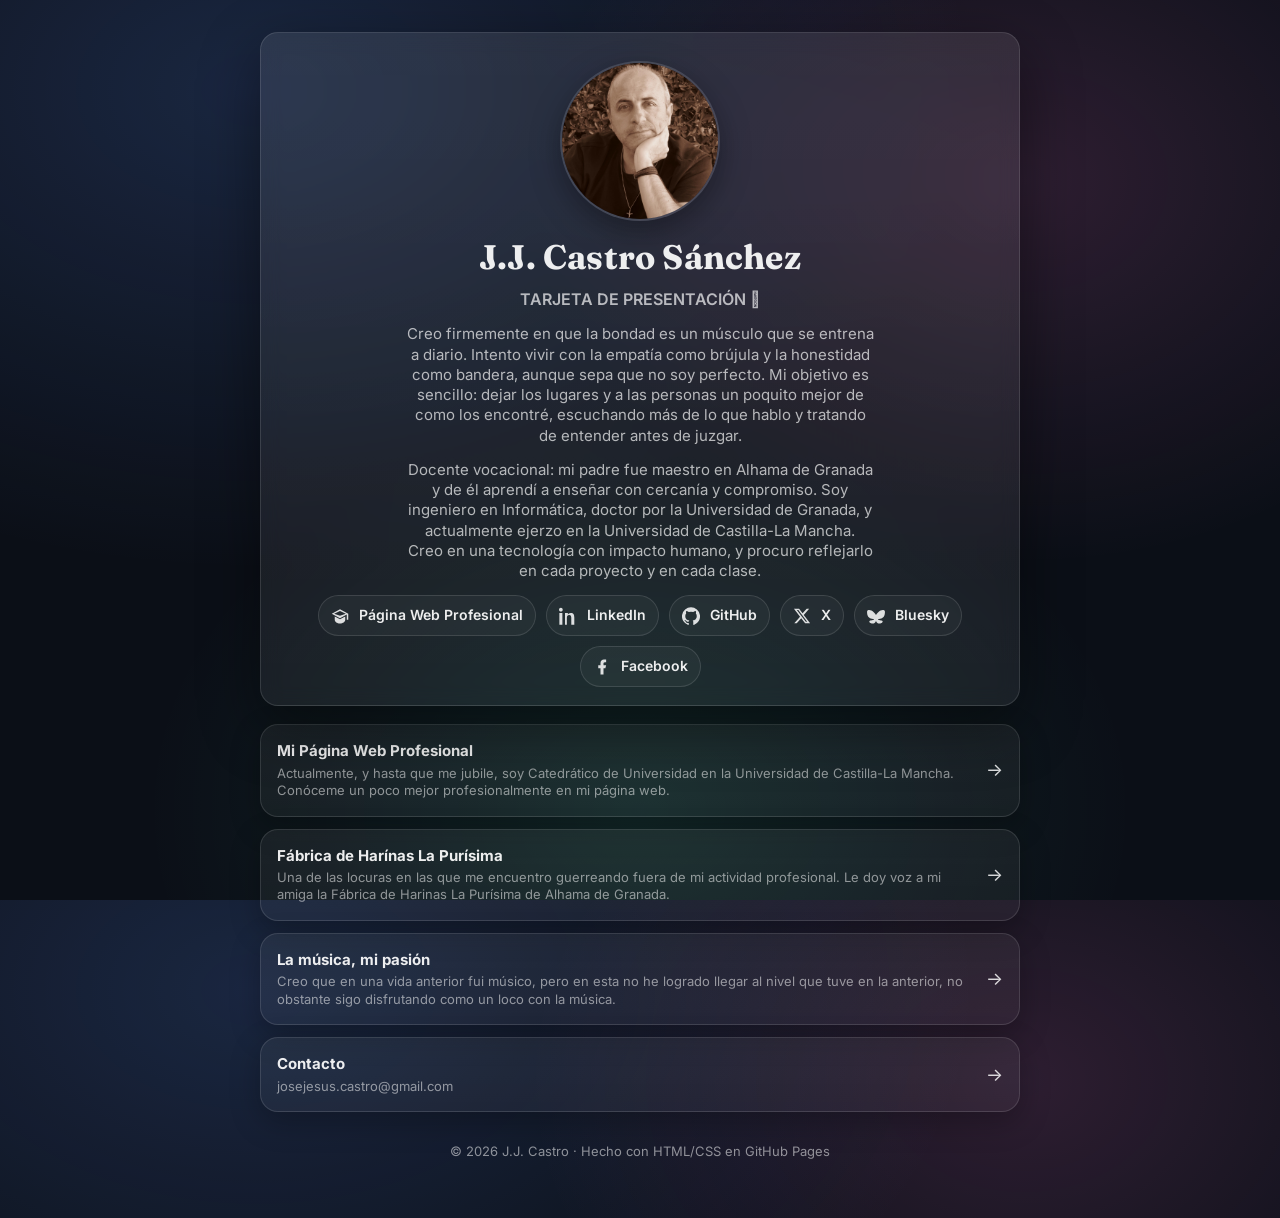
<file: index.html>
<!doctype html>
<html lang="es">
<head>
  <meta charset="utf-8" />
  <meta name="viewport" content="width=device-width, initial-scale=1" />
  <meta name="description" content="Página de enlaces" />

  <!-- Open Graph (opcional) -->
  <meta property="og:title" content="José Jesús Castro-Schez" />
  <meta property="og:description" content="Tu tagline breve" />
  <meta property="og:image" content="assets/og.jpg" />
  <meta property="og:type" content="website" />

  <title>J.J. Castro-Schez — Tarjeta de Presentación</title>

  <!-- Tipografías -->
  <link rel="preconnect" href="https://fonts.googleapis.com">
  <link rel="preconnect" href="https://fonts.gstatic.com" crossorigin>
  <link href="https://fonts.googleapis.com/css2?family=Inter:wght@400;600;700&family=Fraunces:opsz,wght@9..144,600;9..144,700&display=swap" rel="stylesheet">

  <link rel="stylesheet" href="styles.css" />

  <!-- Favicons (opcional) -->
  <link rel="icon" href="data:image/svg+xml,<svg xmlns='http://www.w3.org/2000/svg' viewBox='0 0 100 100'><text y='0.9em' font-size='90'>🔗</text></svg>">
</head>

<body>
  <main class="wrap">
    <header class="hero" aria-label="Cabecera">
      <div class="avatar">
        <img src="assets/jjcastroschez.jpg" alt="Foto de perfil" loading="eager" />
      </div>

      <div class="title">
        <h1>J.J. Castro Sánchez </h1>
        <p class="subtitle">TARJETA DE PRESENTACIÓN 𓀁</p>
      </div>

      <p class="bio">

        Creo firmemente en que la bondad es un músculo que se entrena a diario. Intento vivir con la empatía como brújula y la honestidad como bandera, aunque sepa que no soy perfecto. Mi objetivo es sencillo: dejar los lugares y a las personas un poquito mejor de como los encontré, escuchando más de lo que hablo y tratando de entender antes de juzgar. 
       </p>
      
      <p class="bio">
        Docente vocacional: mi padre fue maestro en Alhama de Granada y de él aprendí a enseñar con cercanía y compromiso. Soy ingeniero en Informática, doctor por la Universidad de Granada, y actualmente ejerzo en la Universidad de Castilla-La Mancha. Creo en una tecnología con impacto humano, y procuro reflejarlo en cada proyecto y en cada clase.
      </p>

      <nav class="social" aria-label="Redes">
      
        <a class="social-link" href="https://www.esi.uclm.es/www/jjcastro/" target="_blank" rel="noopener noreferrer" aria-label="Página Web Profesional">
          <svg viewBox="0 0 24 24" aria-hidden="true"><path d="M12 3 1 9l11 6 9-4.91V17h2V9L12 3Zm0 8.73L4.24 9 12 5.27 19.76 9 12 11.73ZM5 12.5V17c0 2.76 3.13 5 7 5s7-2.24 7-5v-4.5l-7 3.82-7-3.82Z"/></svg>
          <span>Página Web Profesional</span>
        </a>
        
        <a class="social-link" href="https://www.linkedin.com/in/jjcastro/" target="_blank" rel="noopener noreferrer" aria-label="LinkedIn">
          <svg viewBox="0 0 24 24" aria-hidden="true"><path d="M4.98 3.5C4.98 4.88 3.87 6 2.5 6S0 4.88 0 3.5 1.12 1 2.5 1s2.48 1.12 2.48 2.5ZM.5 23.5h4V7.98h-4V23.5ZM8 7.98h3.83v2.12h.05c.53-1 1.83-2.06 3.76-2.06 4.02 0 4.76 2.65 4.76 6.09v9.37h-4v-8.31c0-1.98-.04-4.52-2.75-4.52-2.75 0-3.17 2.15-3.17 4.37v8.46H8V7.98Z"/></svg>
          <span>LinkedIn</span>
        </a>
      
        <a class="social-link" href="http://github.com/jjcastroschez/" target="_blank" rel="noopener noreferrer" aria-label="GitHub">
          <svg viewBox="0 0 24 24" aria-hidden="true"><path d="M12 .5a12 12 0 0 0-3.79 23.4c.6.11.82-.26.82-.58v-2.04c-3.34.73-4.04-1.61-4.04-1.61-.55-1.39-1.34-1.76-1.34-1.76-1.09-.75.08-.74.08-.74 1.21.09 1.85 1.24 1.85 1.24 1.07 1.84 2.8 1.31 3.48 1 .11-.78.42-1.31.76-1.61-2.66-.3-5.46-1.33-5.46-5.93 0-1.31.47-2.38 1.24-3.22-.12-.3-.54-1.52.12-3.17 0 0 1.01-.32 3.3 1.23a11.5 11.5 0 0 1 6 0c2.29-1.55 3.3-1.23 3.3-1.23.66 1.65.24 2.87.12 3.17.77.84 1.24 1.91 1.24 3.22 0 4.61-2.8 5.62-5.47 5.92.43.37.81 1.1.81 2.22v3.29c0 .32.22.69.83.58A12 12 0 0 0 12 .5Z"/></svg>
          <span>GitHub</span>
        </a>
      
        <a class="social-link" href="https://twitter.com/JJCastroSchez" target="_blank" rel="noopener noreferrer" aria-label="X">
          <svg viewBox="0 0 24 24" aria-hidden="true"><path d="M18.244 2.25h3.308l-7.227 8.26 8.502 11.24H16.17l-5.214-6.817L4.99 21.75H1.68l7.73-8.835L1.254 2.25H8.08l4.713 6.231zm-1.161 17.52h1.833L7.084 4.126H5.117z"/></svg>
          <span>X</span>
        </a>
      
        <a class="social-link" href="https://bsky.app/profile/jjcastroschez.bsky.social" target="_blank" rel="noopener noreferrer" aria-label="Bluesky">
          <svg viewBox="0 0 24 24" aria-hidden="true"><path d="M12 10.8c-1.087-2.114-4.046-5.05-6.05-6.048-2.231-1.109-4.887-1.187-5.642.593-.572 1.348.067 4.414.397 5.76.38 1.545 1.76 3.033 3.295 3.755 1.53.722 3.102 1.05 4.295 1.14h.02c.883.067 1.393.125.883.56-.475.405-1.57.85-2.784 1.157-1.214.307-2.61.56-3.11.89-.5.33-.083 1.83.666 2.47C5.074 22.012 8.375 22.5 10.15 21.3c2.094-1.42 2.146-4.545 1.85-6.3h0c-.296 1.755-.244 4.88 1.85 6.3 1.775 1.2 5.076.712 6.183-.243.75-.64 1.167-2.14.667-2.47-.5-.33-1.896-.583-3.11-.89-1.214-.307-2.31-.752-2.784-1.157-.51-.435 0-.493.883-.56h.02c1.193-.09 2.765-.418 4.295-1.14 1.535-.722 2.915-2.21 3.295-3.755.33-1.346.97-4.412.397-5.76-.755-1.78-3.411-1.702-5.642-.593-2.004.998-4.963 3.934-6.05 6.048Z"/></svg>
          <span>Bluesky</span>
        </a>
      
        <a class="social-link" href="https://www.facebook.com/josejesus.castroschez" target="_blank" rel="noopener noreferrer" aria-label="Facebook">
          <svg viewBox="0 0 24 24" aria-hidden="true"><path d="M14 13.5h2.5l1-4H14v-2c0-1.03 0-2 2-2h1.5V2.14c-.326-.043-1.557-.14-2.857-.14C11.928 2 10 3.657 10 6.7v2.8H7v4h3V22h4v-8.5Z"/></svg>
          <span>Facebook</span>
        </a>
      
      </nav>
      
    </header>

    <section class="links" aria-label="Enlaces principales">
    <!-- Duplica este bloque para cada botón -->

      <a class="btn" href="https://www.esi.uclm.es/www/jjcastro/" target="_blank" rel="noopener noreferrer">
        <div class="btn-left">
          <span class="btn-title">Mi Página Web Profesional</span>
          <span class="btn-sub">Actualmente, y hasta que me jubile, soy Catedrático de Universidad en la Universidad de Castilla-La Mancha. Conóceme un poco mejor profesionalmente en mi página web.</span>
        </div>
        <span class="btn-right" aria-hidden="true">→</span>
      </a>
      
      <a class="btn" href="https://fcalapurisima.com" target="_blank" rel="noopener noreferrer">
        <div class="btn-left">
          <span class="btn-title">Fábrica de Harínas La Purísima</span>
          <span class="btn-sub">Una de las locuras en las que me encuentro guerreando fuera de mi actividad profesional. Le doy voz a mi amiga la Fábrica de Harinas La Purísima de Alhama de Granada.</span>
        </div>
        <span class="btn-right" aria-hidden="true">→</span>
      </a>

      <a class="btn" href="https://www.discogs.com/es/user/jjcastro/collection" target="_blank" rel="noopener noreferrer">
        <div class="btn-left">
          <span class="btn-title">La música, mi pasión</span>
          <span class="btn-sub">Creo que en una vida anterior fui músico, pero en esta no he logrado llegar al nivel que tuve en la anterior, no obstante sigo disfrutando como un loco con la música.</span>
        </div>
        <span class="btn-right" aria-hidden="true">→</span>
      </a>

      <a class="btn" href="mailto:josejesus.castro@gmail.es">
        <div class="btn-left">
          <span class="btn-title">Contacto</span>
          <span class="btn-sub">josejesus.castro@gmail.com</span>
        </div>
        <span class="btn-right" aria-hidden="true">→</span>
      </a>
    </section>

    <footer class="footer">
      <p>© <span id="y"></span> J.J. Castro · Hecho con HTML/CSS en GitHub Pages</p>
    </footer>
  </main>

  <script>
    document.getElementById("y").textContent = new Date().getFullYear();
  </script>
</body>
</html>
</file>
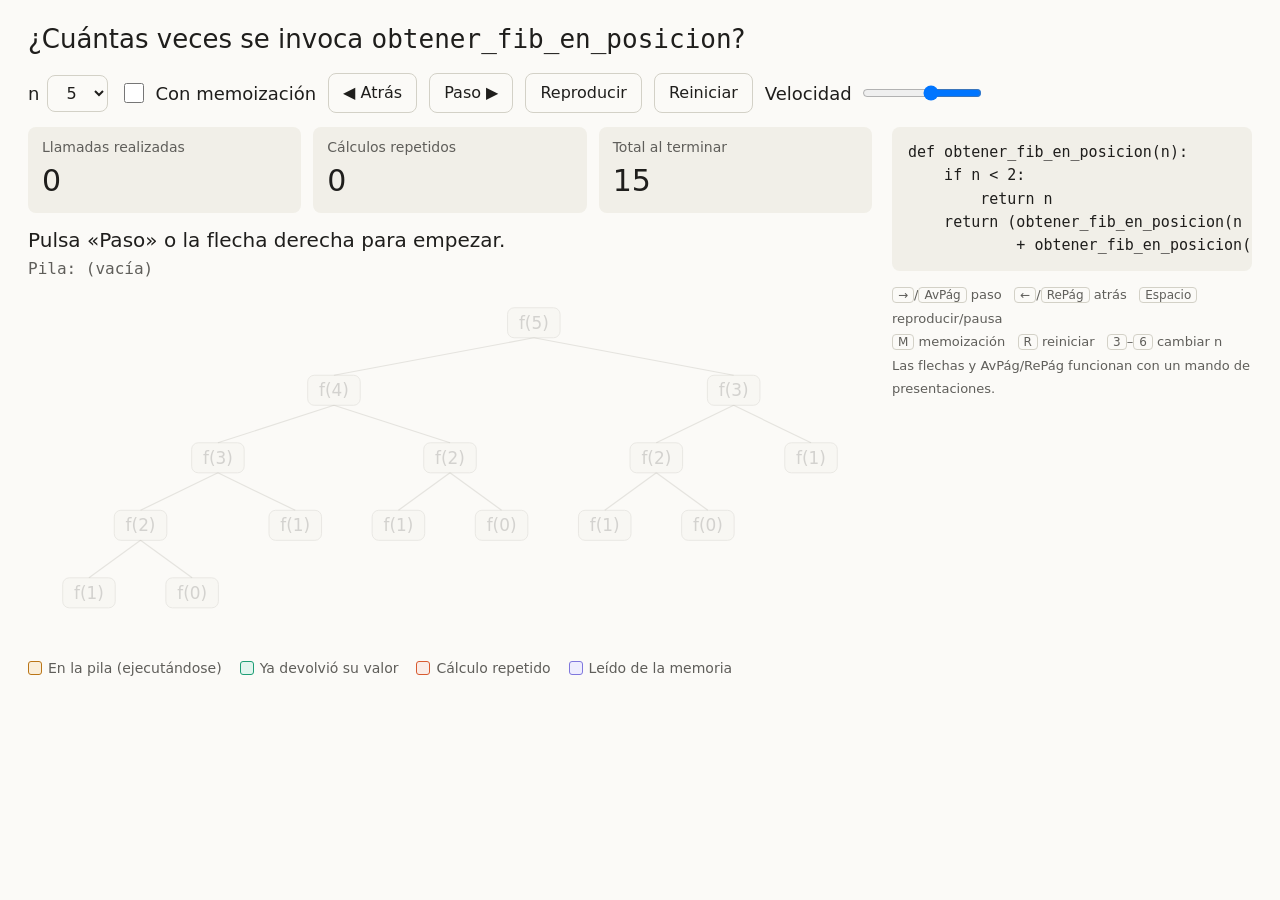
<file: icc/fibonacci_recursion.html>
<!DOCTYPE html>
<html lang="es">
<head>
<meta charset="utf-8">
<meta name="viewport" content="width=device-width, initial-scale=1">
<title>Recursión y memoización: Fibonacci</title>
<style>
:root{--bg:#fbfaf7;--card:#f1efe8;--tx:#1f1e1c;--tx2:#5f5e5a;--bd:#d3d1c7;--accent:#185FA5;
--amb-f:#FAEEDA;--amb-s:#BA7517;--amb-t:#633806;--tea-f:#E1F5EE;--tea-s:#1D9E75;--tea-t:#085041;
--cor-f:#FAECE7;--cor-s:#D85A30;--cor-t:#712B13;--pur-f:#EEEDFE;--pur-s:#7F77DD;--pur-t:#3C3489;--gr-f:#F1EFE8;--gr-s:#B4B2A9;--gr-t:#5F5E5A}
@media (prefers-color-scheme:dark){:root{--bg:#1c1c1a;--card:#2a2a28;--tx:#f1efe8;--tx2:#b4b2a9;--bd:#444441;--accent:#85B7EB;
--amb-f:#633806;--amb-s:#EF9F27;--amb-t:#FAEEDA;--tea-f:#085041;--tea-s:#5DCAA5;--tea-t:#E1F5EE;
--cor-f:#712B13;--cor-s:#F0997B;--cor-t:#FAECE7;--pur-f:#3C3489;--pur-s:#AFA9EC;--pur-t:#EEEDFE;--gr-f:#2C2C2A;--gr-s:#5F5E5A;--gr-t:#B4B2A9}}
*{box-sizing:border-box}
body{margin:0;background:var(--bg);color:var(--tx);font-family:system-ui,-apple-system,"Segoe UI",sans-serif;font-size:18px;line-height:1.5}
main{max-width:1280px;margin:0 auto;padding:20px 28px 28px}
h1{font-size:26px;font-weight:500;margin:0 0 14px}
.bar{display:flex;flex-wrap:wrap;align-items:center;gap:12px;margin-bottom:14px}
button,select{font:inherit;font-size:16px;padding:7px 14px;border-radius:8px;border:1px solid var(--bd);background:transparent;color:var(--tx);cursor:pointer}
button:hover{background:var(--card)}
label{display:flex;align-items:center;gap:8px;cursor:pointer}
input[type=checkbox]{width:20px;height:20px}
.grid{display:grid;grid-template-columns:minmax(0,1fr) 360px;gap:20px}
@media (max-width:980px){.grid{grid-template-columns:minmax(0,1fr)}}
.metrics{display:grid;grid-template-columns:repeat(3,minmax(0,1fr));gap:12px;margin-bottom:12px}
.m{background:var(--card);border-radius:8px;padding:10px 14px}
.m .l{font-size:14px;color:var(--tx2)}.m .v{font-size:30px;font-weight:500}
#status{font-size:20px;min-height:32px}
#stack{font-family:ui-monospace,Consolas,monospace;font-size:16px;color:var(--tx2);min-height:26px;margin-bottom:6px}
svg text{font-family:inherit}
.legend{display:flex;flex-wrap:wrap;gap:18px;font-size:14px;color:var(--tx2);margin-top:6px}
.sw{display:inline-block;width:14px;height:14px;border-radius:3px;margin-right:6px;vertical-align:-2px;border:1px solid}
pre{background:var(--card);border-radius:8px;padding:14px 16px;font-size:15px;line-height:1.55;margin:0;overflow-x:auto;font-family:ui-monospace,Consolas,monospace}
.hl{background:var(--amb-f);color:var(--amb-t);border-radius:3px;outline:1px solid var(--amb-s)}
.keys{font-size:13px;color:var(--tx2);margin-top:12px;line-height:1.8}
kbd{border:1px solid var(--bd);border-radius:4px;padding:0 5px;font-size:12px;font-family:inherit}
</style>
</head>
<body>
<main>
<h1>¿Cuántas veces se invoca <code>obtener_fib_en_posicion</code>?</h1>
<div class="bar">
  <label>n <select id="sel-n"><option>3</option><option>4</option><option selected>5</option><option>6</option></select></label>
  <label><input type="checkbox" id="chk-memo"> Con memoización</label>
  <button id="b-back">◀ Atrás</button>
  <button id="b-step">Paso ▶</button>
  <button id="b-play">Reproducir</button>
  <button id="b-reset">Reiniciar</button>
  <label>Velocidad <input type="range" id="speed" min="150" max="1500" step="50" value="700" style="direction:rtl;width:120px"></label>
</div>
<div class="grid">
  <section>
    <div class="metrics">
      <div class="m"><div class="l">Llamadas realizadas</div><div class="v" id="m-calls">0</div></div>
      <div class="m"><div class="l" id="m-dup-l">Cálculos repetidos</div><div class="v" id="m-dup">0</div></div>
      <div class="m"><div class="l">Total al terminar</div><div class="v" id="m-total">0</div></div>
    </div>
    <div id="status">Pulsa «Paso» o la flecha derecha para empezar.</div>
    <div id="stack">Pila: (vacía)</div>
    <svg id="tree" width="100%" viewBox="0 0 900 380" role="img" aria-label="Árbol de llamadas recursivas"></svg>
    <div class="legend">
      <span><span class="sw" style="background:var(--amb-f);border-color:var(--amb-s)"></span>En la pila (ejecutándose)</span>
      <span><span class="sw" style="background:var(--tea-f);border-color:var(--tea-s)"></span>Ya devolvió su valor</span>
      <span><span class="sw" style="background:var(--cor-f);border-color:var(--cor-s)"></span>Cálculo repetido</span>
      <span><span class="sw" style="background:var(--pur-f);border-color:var(--pur-s)"></span>Leído de la memoria</span>
    </div>
  </section>
  <aside>
    <pre id="code"></pre>
    <div class="keys">
      <kbd>→</kbd>/<kbd>AvPág</kbd> paso &nbsp; <kbd>←</kbd>/<kbd>RePág</kbd> atrás &nbsp; <kbd>Espacio</kbd> reproducir/pausa<br>
      <kbd>M</kbd> memoización &nbsp; <kbd>R</kbd> reiniciar &nbsp; <kbd>3</kbd>–<kbd>6</kbd> cambiar n<br>
      Las flechas y AvPág/RePág funcionan con un mando de presentaciones.
    </div>
  </aside>
</div>
</main>
<script>
const CODE_PLAIN=[
['def obtener_fib_en_posicion(n):','def'],
['    if n &lt; 2:','base'],
['        return n','base'],
['    return (obtener_fib_en_posicion(n - 1)','rec'],
['            + obtener_fib_en_posicion(n - 2))','rec']];
const CODE_MEMO=[
['memoria = {}',''],
['',''],
['def obtener_fib_en_posicion(n):','def'],
['    if n in memoria:','hit'],
['        return memoria[n]','hit'],
['    if n &lt; 2:','base'],
['        resultado = n','base'],
['    else:','rec'],
['        resultado = (obtener_fib_en_posicion(n - 1)','rec'],
['                     + obtener_fib_en_posicion(n - 2))','rec'],
['    memoria[n] = resultado','store'],
['    return resultado','store']];
let nodes=[],events=[],pos=0,timer=null,stack=[],memo=false,last=null;
const fv=k=>{let a=0,b=1;for(let i=0;i<k;i++)[a,b]=[b,a+b];return a;};
const $=id=>document.getElementById(id);
function build(n){
  nodes=[];events=[];let leaf=0;const seen=new Set();
  function rec(k,d,p){
    const nd={id:nodes.length,k,d,p,ch:[],dup:!memo&&seen.has(k),hit:false,st:0};
    nodes.push(nd);if(p!==null)nodes[p].ch.push(nd.id);
    events.push({t:'c',id:nd.id});
    if(memo&&seen.has(k)){nd.hit=true;nd.val=fv(k);nd.x=leaf++;events.push({t:'r',id:nd.id});return nd.val;}
    let v;
    if(k<2){v=k;nd.x=leaf++;}
    else{const a=rec(k-1,d+1,nd.id),b=rec(k-2,d+1,nd.id);v=a+b;nd.x=(nodes[nd.ch[0]].x+nodes[nd.ch[nd.ch.length-1]].x)/2;}
    nd.val=v;seen.add(k);events.push({t:'r',id:nd.id});return v;
  }
  rec(n,0,null);
  const leaves=Math.max(leaf,2),maxd=Math.max(...nodes.map(z=>z.d));
  const sp=Math.min(110,820/(leaves-1)),off=450-sp*(leaves-1)/2;
  nodes.forEach(z=>{z.px=off+z.x*sp;z.py=36+z.d*72;});
  $('tree').setAttribute('viewBox','0 0 900 '+(36+maxd*72+56));
  $('m-total').textContent=nodes.length;
  $('m-dup-l').textContent=memo?'Resueltas desde memoria':'Cálculos repetidos';
}
function codeHL(){
  const lines=memo?CODE_MEMO:CODE_PLAIN;let tag='';
  if(last){const z=nodes[last.id];
    if(last.t==='c')tag=z.hit?'hit':'def';
    else tag=z.hit?'hit':(memo?'store':(z.k<2?'base':'rec'));}
  $('code').innerHTML=lines.map(([t,g])=>g&&g===tag?`<span class="hl">${t||' '}</span>`:t).join('\n');
}
const COL={a:['--amb-f','--amb-s','--amb-t'],t:['--tea-f','--tea-s','--tea-t'],c:['--cor-f','--cor-s','--cor-t'],p:['--pur-f','--pur-s','--pur-t'],g:['--gr-f','--gr-s','--gr-t']};
function draw(){
  let e='',g='';
  nodes.forEach(z=>{if(z.p!==null){const p=nodes[z.p];
    e+=`<line x1="${p.px}" y1="${p.py+16}" x2="${z.px}" y2="${z.py-16}" stroke="${z.st===1?'var(--amb-s)':'var(--gr-s)'}" stroke-width="${z.st===1?3:1.2}" opacity="${z.st?1:.3}"/>`;}});
  nodes.forEach(z=>{
    let c='g',op=.25;
    if(z.st===1){c='a';op=1;}else if(z.st===2){c=z.hit?'p':z.dup?'c':'t';op=1;}
    const [f,s,t]=COL[c].map(v=>`var(${v})`);
    g+=`<g opacity="${op}"><rect x="${z.px-28}" y="${z.py-16}" width="56" height="32" rx="7" fill="${f}" stroke="${s}" stroke-width="${z.st===1?2.5:1}"/><text x="${z.px}" y="${z.py}" text-anchor="middle" dominant-baseline="central" font-size="18" font-weight="500" fill="${t}">f(${z.k})</text></g>`;
    if(z.st===2)g+=`<text x="${z.px}" y="${z.py+30}" text-anchor="middle" dominant-baseline="central" font-size="16" fill="var(--tx2)">=${z.val}</text>`;
  });
  $('tree').innerHTML=e+g;
  const done=nodes.filter(z=>z.st>0);
  $('m-calls').textContent=done.length;
  $('m-dup').textContent=done.filter(z=>memo?z.hit:z.dup).length;
  $('stack').textContent='Pila: '+(stack.length?stack.map(i=>'f('+nodes[i].k+')').join(' → '):'(vacía)');
  codeHL();
}
function apply(ev){
  const z=nodes[ev.id];
  if(ev.t==='c'){z.st=1;stack.push(z.id);}else{z.st=2;stack.pop();}
  last=ev;
}
function msg(){
  if(!last){$('status').textContent='Pulsa «Paso» o la flecha derecha para empezar.';return;}
  const z=nodes[last.id],p=z.p!==null?nodes[z.p]:null;
  $('status').textContent=last.t==='c'
    ?(p?`f(${p.k}) invoca a f(${z.k})`+(z.dup?' — ¡este valor ya se había calculado!':''):`Se invoca f(${z.k}) desde el programa principal`)
    :(z.hit?`f(${z.k}) está en memoria: devuelve ${z.val} sin recalcular`:(p?`f(${z.k}) devuelve ${z.val} y el control vuelve a f(${p.k})`:`f(${z.k}) devuelve ${z.val}: fin del cálculo`));
}
function step(){if(pos>=events.length){stop();return;}apply(events[pos++]);msg();draw();if(pos>=events.length)stop();}
function back(){stop();const target=Math.max(0,pos-1);rebuild();for(let i=0;i<target;i++)apply(events[i]);pos=target;msg();draw();}
function stop(){clearInterval(timer);timer=null;$('b-play').textContent='Reproducir';}
function play(){if(timer){stop();return;}if(pos>=events.length)reset();timer=setInterval(step,+$('speed').value);$('b-play').textContent='Pausa';}
function rebuild(){nodes.forEach(z=>z.st=0);stack=[];last=null;}
function reset(){stop();memo=$('chk-memo').checked;build(+$('sel-n').value);pos=0;rebuild();msg();draw();}
$('b-step').onclick=()=>{stop();step();};
$('b-back').onclick=back;
$('b-play').onclick=play;
$('b-reset').onclick=reset;
$('sel-n').onchange=reset;
$('chk-memo').onchange=reset;
$('speed').oninput=()=>{if(timer){stop();play();}};
document.addEventListener('keydown',ev=>{
  if(ev.target.tagName==='SELECT')return;
  const k=ev.key;
  if(k==='ArrowRight'||k==='PageDown'){ev.preventDefault();stop();step();}
  else if(k==='ArrowLeft'||k==='PageUp'){ev.preventDefault();back();}
  else if(k===' '){ev.preventDefault();play();}
  else if(k==='m'||k==='M'){$('chk-memo').checked=!$('chk-memo').checked;reset();}
  else if(k==='r'||k==='R')reset();
  else if('3456'.includes(k)&&k.length===1){$('sel-n').value=k;reset();}
});
reset();
</script>
</body>
</html>
</file>
<file: styles.css>
:root{
  --bg: #0b0f17;
  --card: rgba(255,255,255,.06);
  --card2: rgba(255,255,255,.09);
  --text: rgba(255,255,255,.92);
  --muted: rgba(255,255,255,.68);
  --muted2: rgba(255,255,255,.52);
  --stroke: rgba(255,255,255,.12);
  --shadow: 0 20px 60px rgba(0,0,0,.45);
  --radius: 18px;
}

*{ box-sizing:border-box; }

html, body{
  height: 100%;
}
body{
  min-height: 100vh;
}

body{
  margin:0;
  color: var(--text);
  background: radial-gradient(1200px 800px at 20% 10%, rgba(95, 145, 255, .18), transparent 60%),
              radial-gradient(900px 700px at 80% 20%, rgba(255, 120, 210, .14), transparent 55%),
              radial-gradient(900px 700px at 50% 90%, rgba(80, 255, 190, .10), transparent 55%),
              var(--bg);
  font-family: Inter, system-ui, -apple-system, Segoe UI, Roboto, Arial, sans-serif;
  line-height: 1.35;
}

.wrap{
  width: min(760px, 92vw);
  margin: 0 auto;
  padding: 32px 0 44px;

  min-height: 100vh;
  display: flex;
  flex-direction: column;
}

.hero{
  text-align:center;
  padding: 22px 18px 12px;
  border: 1px solid var(--stroke);
  border-radius: var(--radius);
  background: linear-gradient(180deg, var(--card2), var(--card));
  box-shadow: var(--shadow);
  backdrop-filter: blur(10px);
}

.avatar{
  width: 160px;
  height: 160px;
  margin: 6px auto 14px;
  border-radius: 999px;
  overflow:hidden;
  border: 2px solid var(--stroke);
  box-shadow: 0 10px 30px rgba(0,0,0,.35);
}
.avatar img{
  width:100%;
  height:100%;
  object-fit: cover;
}

.title h1{
  margin: 0;
  font-family: Fraunces, serif;
  font-size: 34px;
  letter-spacing: .2px;
}
.subtitle{
  margin: 8px 0 0;
  color: var(--muted);
  font-weight: 600;
}

.bio{
  margin: 14px auto 14px;
  max-width: 52ch;
  color: var(--muted);
  font-size: 15px;
}

.social{
  display:flex;
  flex-wrap:wrap;
  gap: 10px;
  justify-content:center;
  margin: 14px 0 6px;
}
.social-link{
  display:flex;
  align-items:center;
  gap: 10px;
  padding: 10px 12px;
  border-radius: 999px;
  border: 1px solid var(--stroke);
  background: rgba(255,255,255,.04);
  color: var(--text);
  text-decoration:none;
  font-weight: 600;
  font-size: 14px;
  transition: transform .08s ease, background .2s ease, border-color .2s ease;
}
.social-link:hover{
  transform: translateY(-1px);
  background: rgba(255,255,255,.07);
  border-color: rgba(255,255,255,.18);
}
.social-link svg{
  width: 18px;
  height: 18px;
  fill: currentColor;
  opacity: .92;
}

.links{
  margin-top: 18px;
  display:flex;
  flex-direction:column;
  gap: 12px;
}

.btn{
  display:flex;
  align-items:center;
  justify-content:space-between;
  gap: 16px;
  padding: 16px 16px;
  border-radius: var(--radius);
  border: 1px solid var(--stroke);
  background: linear-gradient(180deg, rgba(255,255,255,.06), rgba(255,255,255,.045));
  text-decoration:none;
  color: var(--text);
  box-shadow: 0 10px 30px rgba(0,0,0,.25);
  transition: transform .08s ease, background .2s ease, border-color .2s ease;
}
.btn:hover{
  transform: translateY(-1px);
  background: linear-gradient(180deg, rgba(255,255,255,.085), rgba(255,255,255,.055));
  border-color: rgba(255,255,255,.18);
}

.btn-left{
  display:flex;
  flex-direction:column;
  min-width: 0;
}
.btn-title{
  font-weight: 700;
  font-size: 15px;
}
.btn-sub{
  margin-top: 3px;
  color: var(--muted2);
  font-size: 13px;
}

.btn-right{
  font-size: 18px;
  opacity: .9;
}

.footer{
  margin-top: auto;     /* empuja el footer al final */
  padding-top: 18px;    /* en vez de margin-top: 18px */
  text-align:center;
  color: var(--muted2);
  font-size: 13px;
  background: transparent;
  border: none;
  border-radius: 0;
}

@media (max-width: 420px){
  .wrap{ padding: 20px 0 34px; }
  .title h1{ font-size: 28px; }
  .avatar{ width: 92px; height: 92px; }
  .btn{ padding: 14px 14px; }
  .social-link{ padding: 9px 11px; font-size: 13px; }
}
</file>
